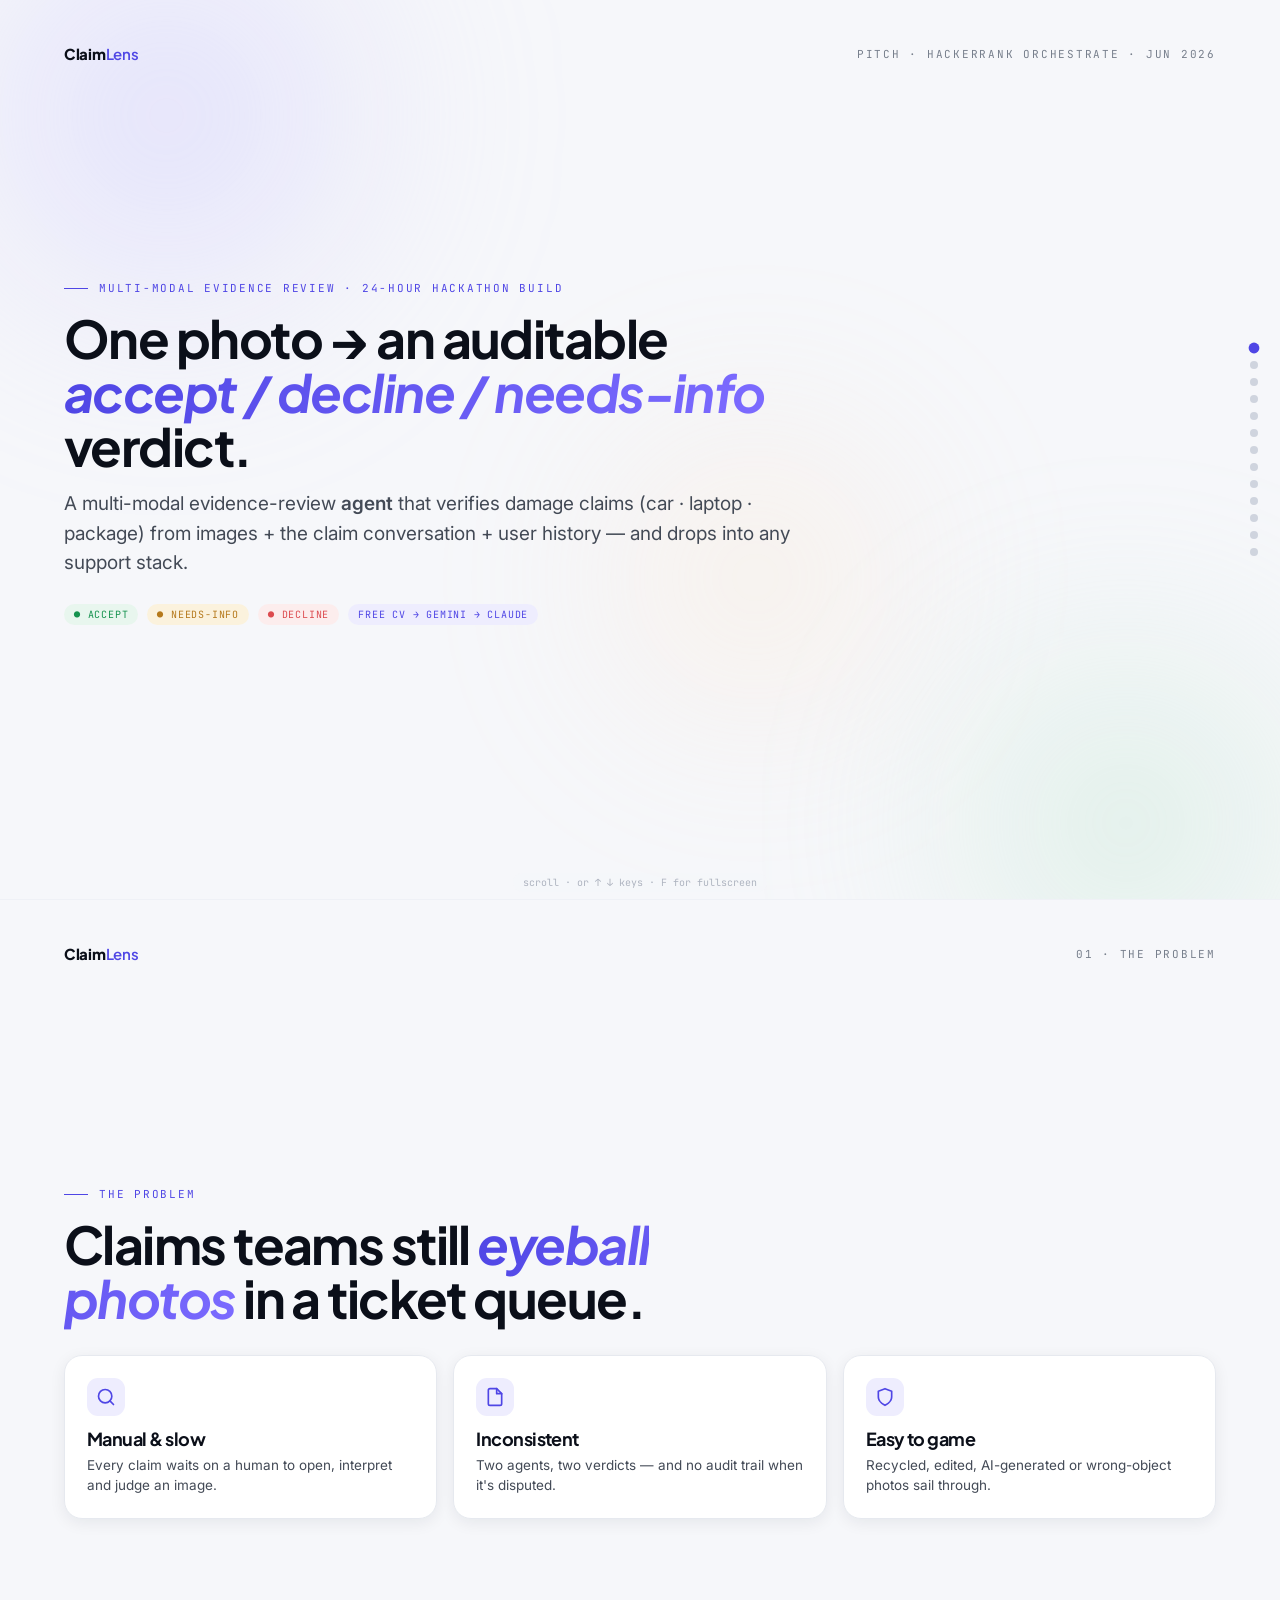
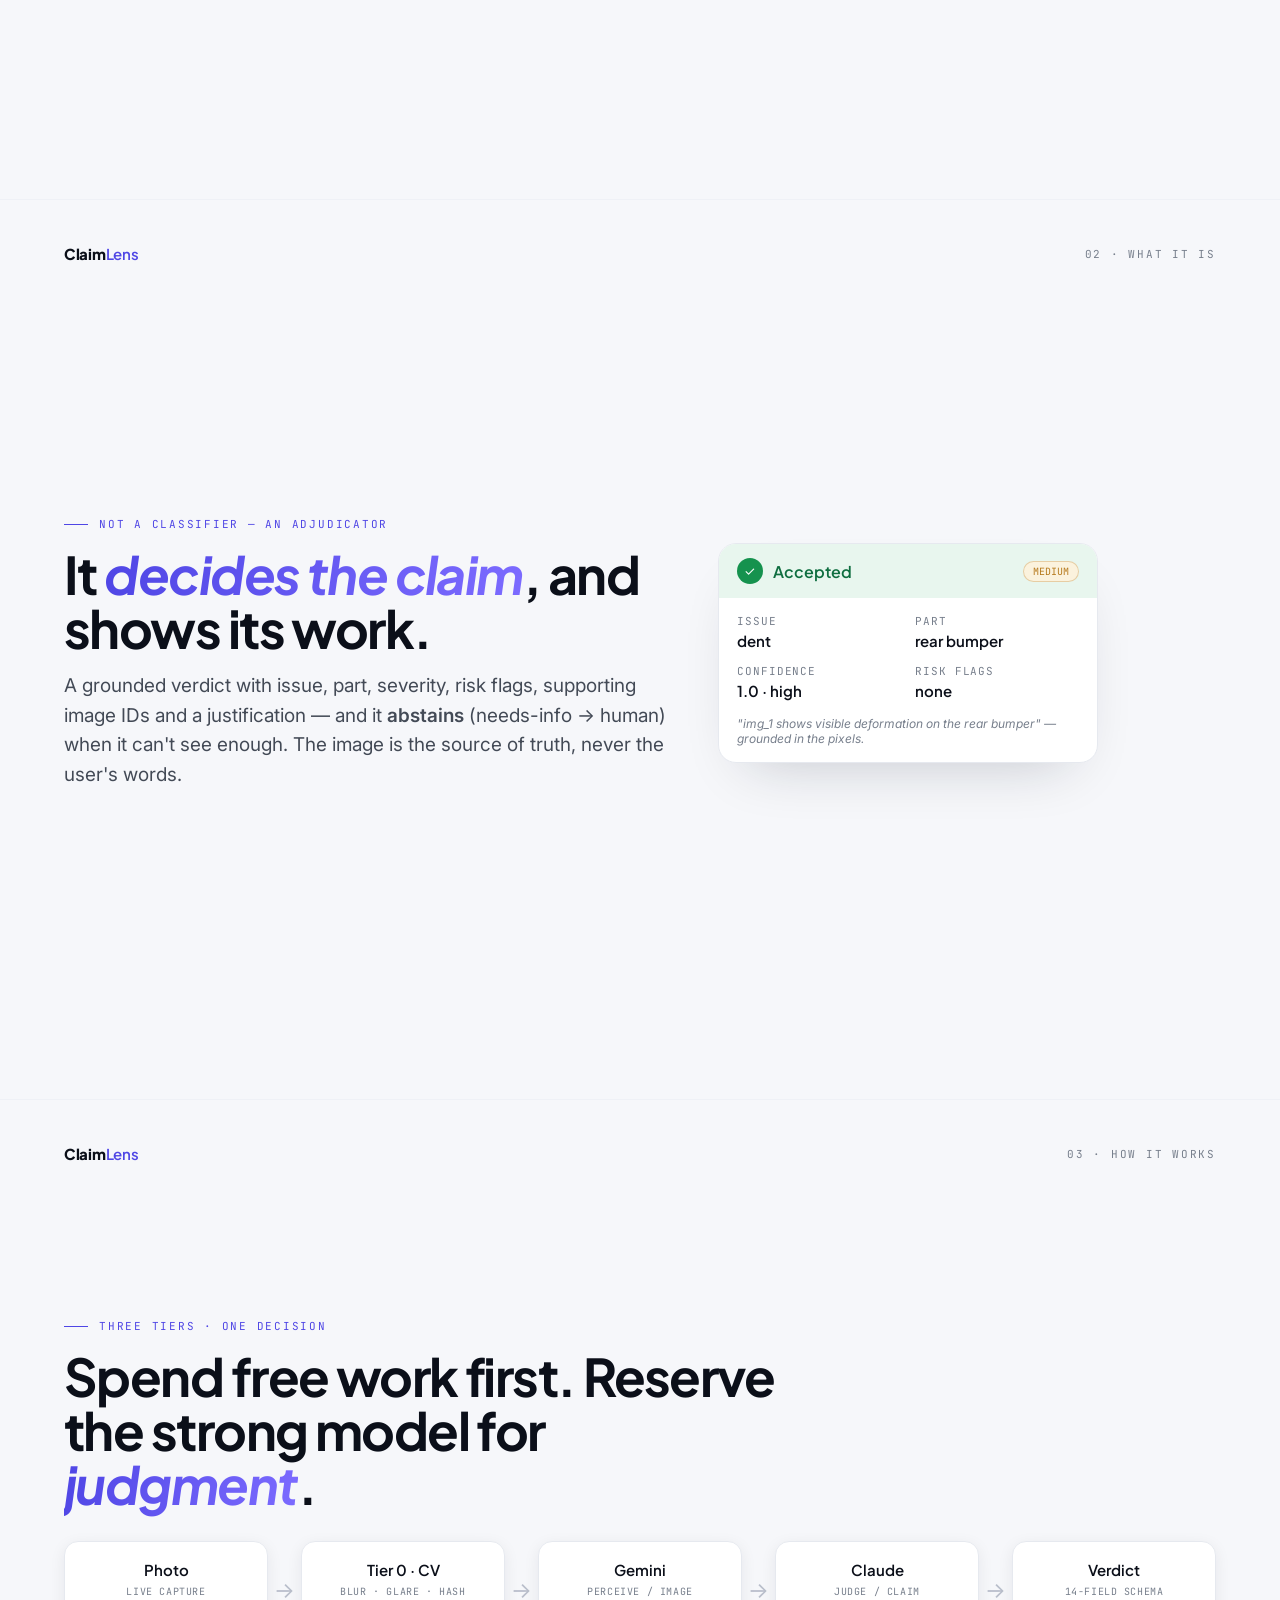
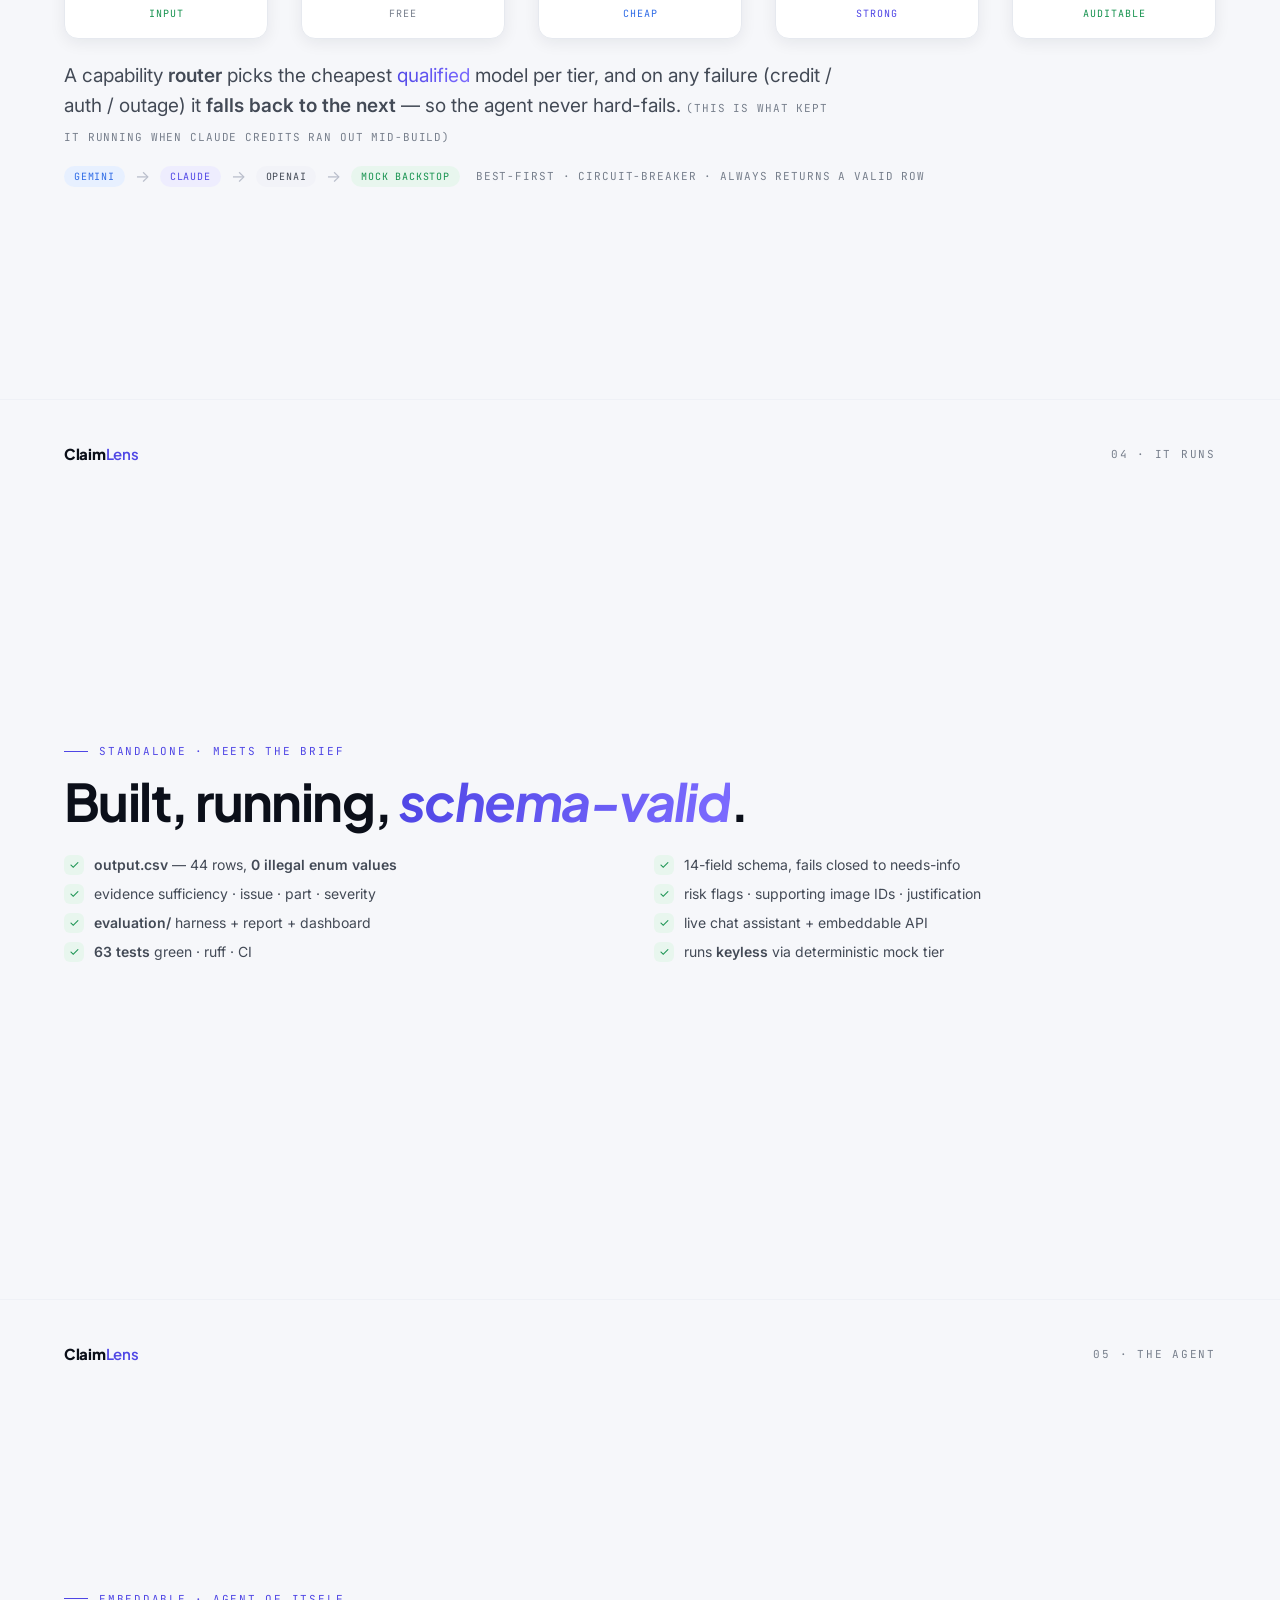
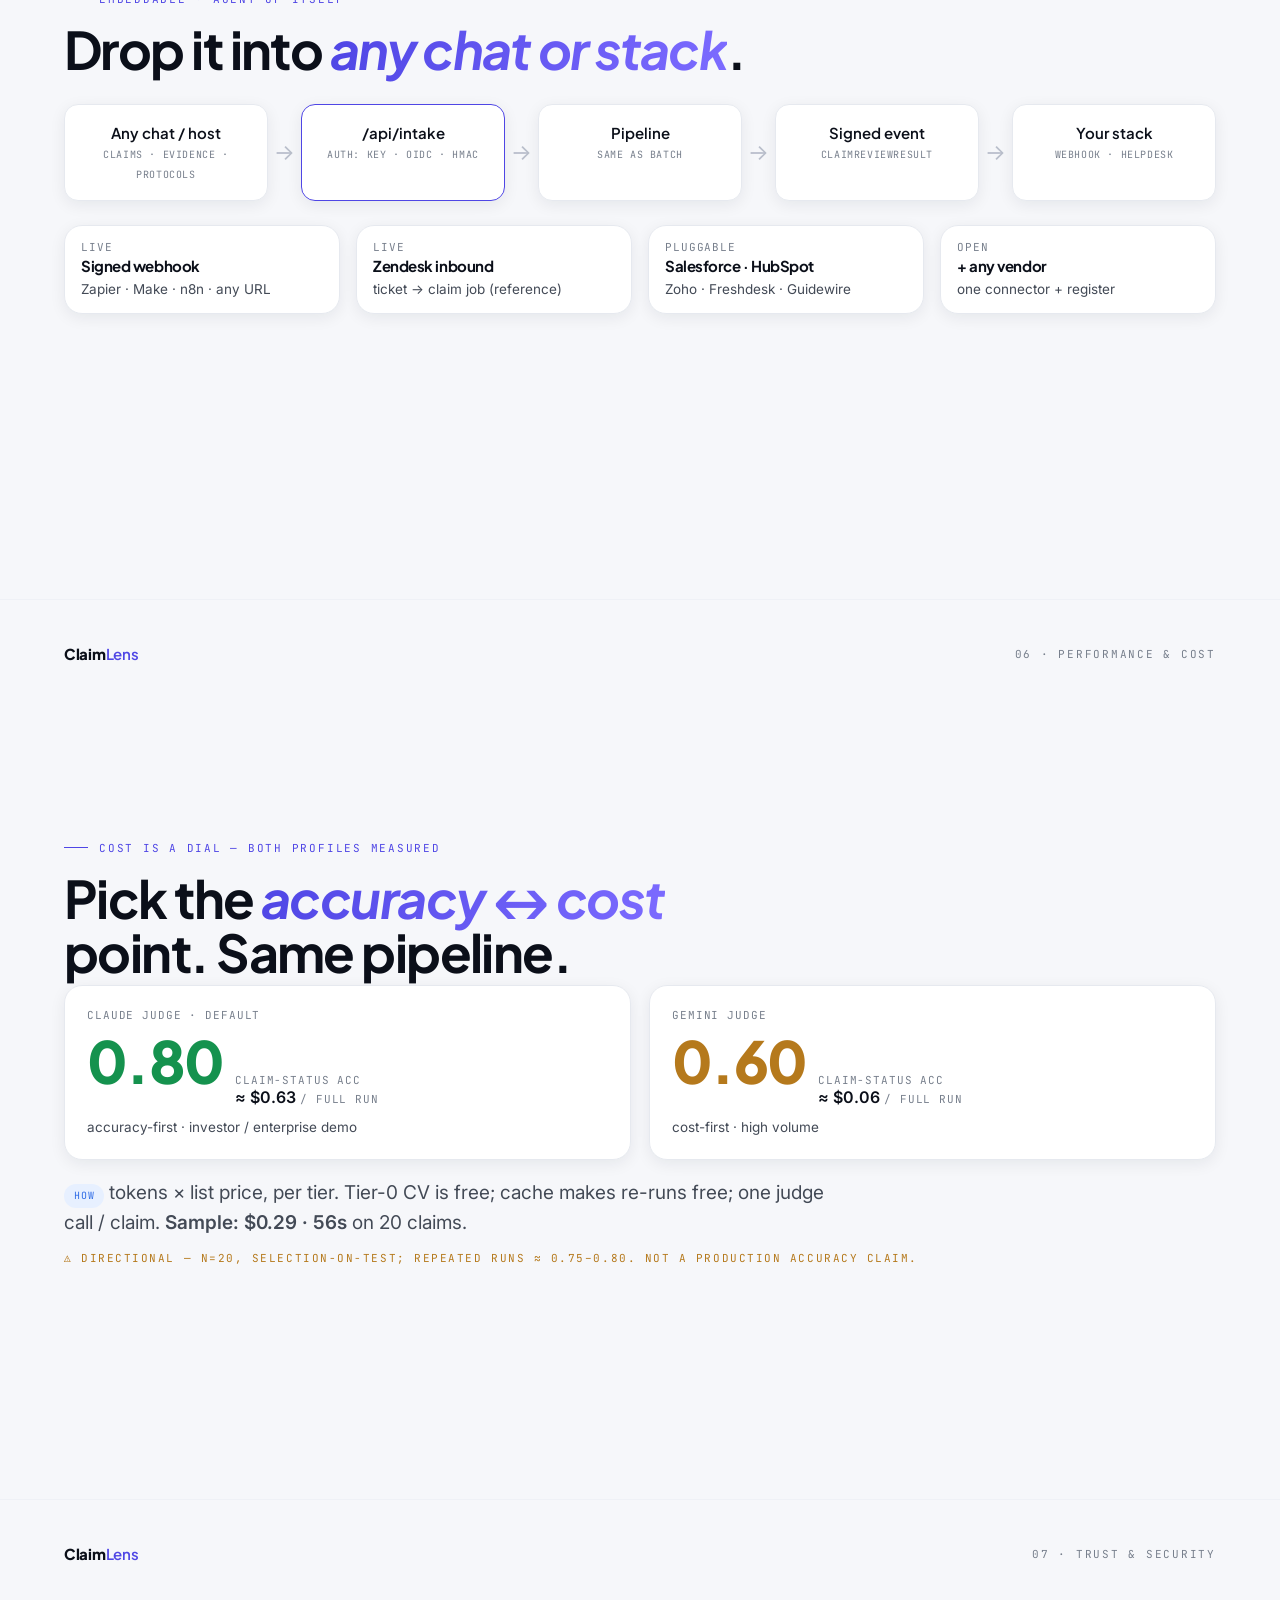
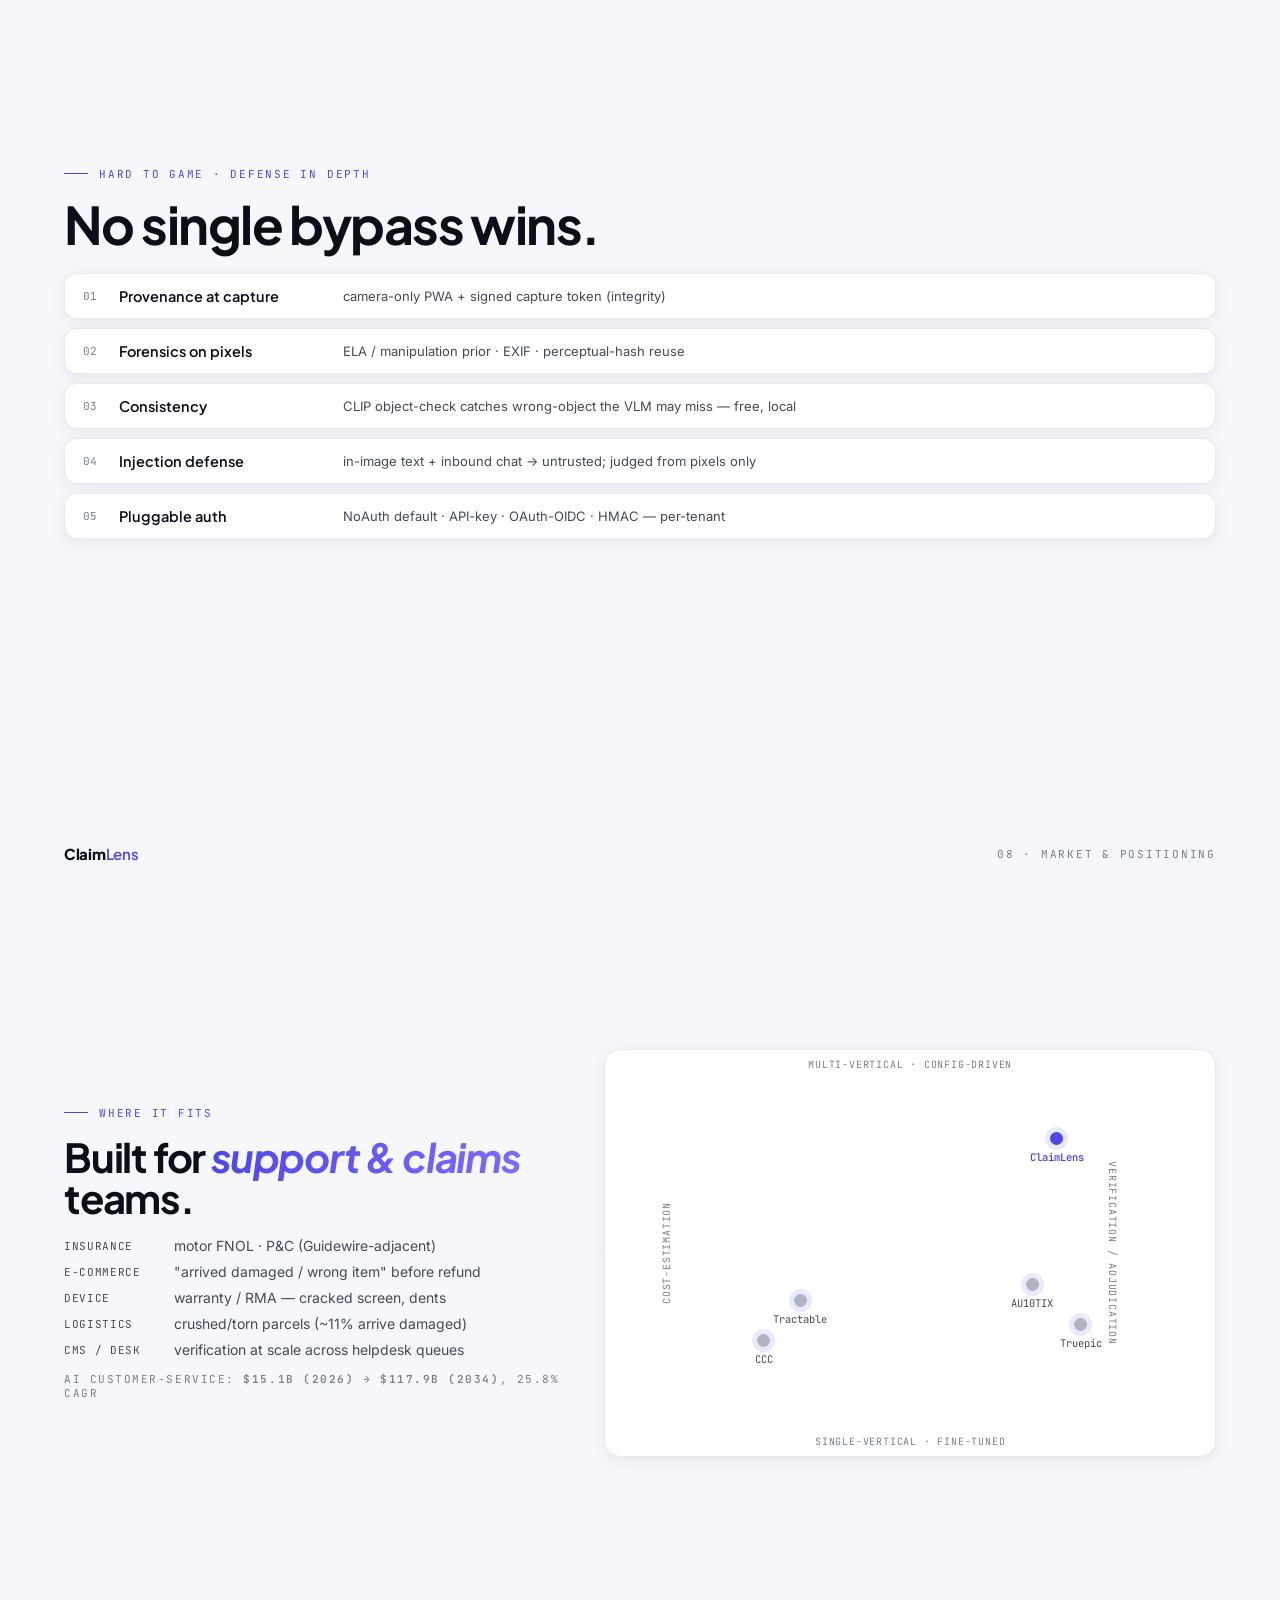
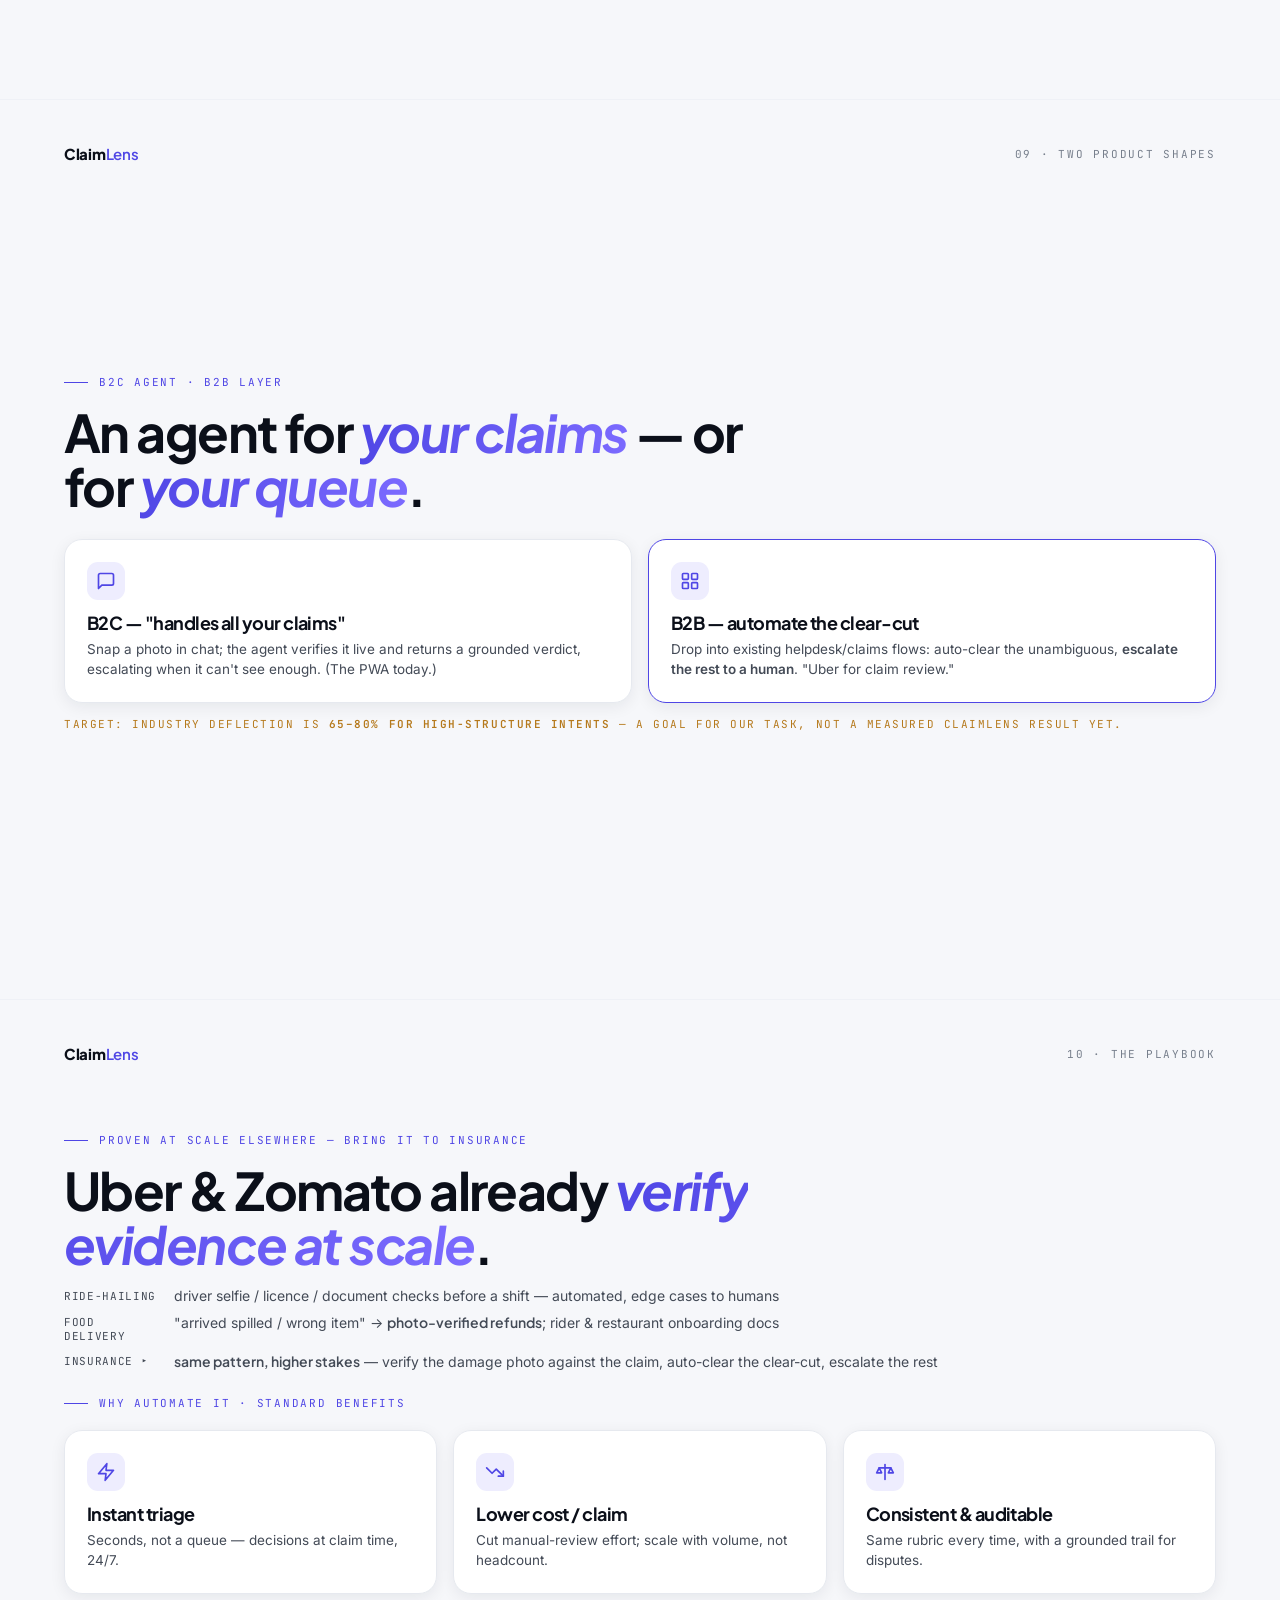
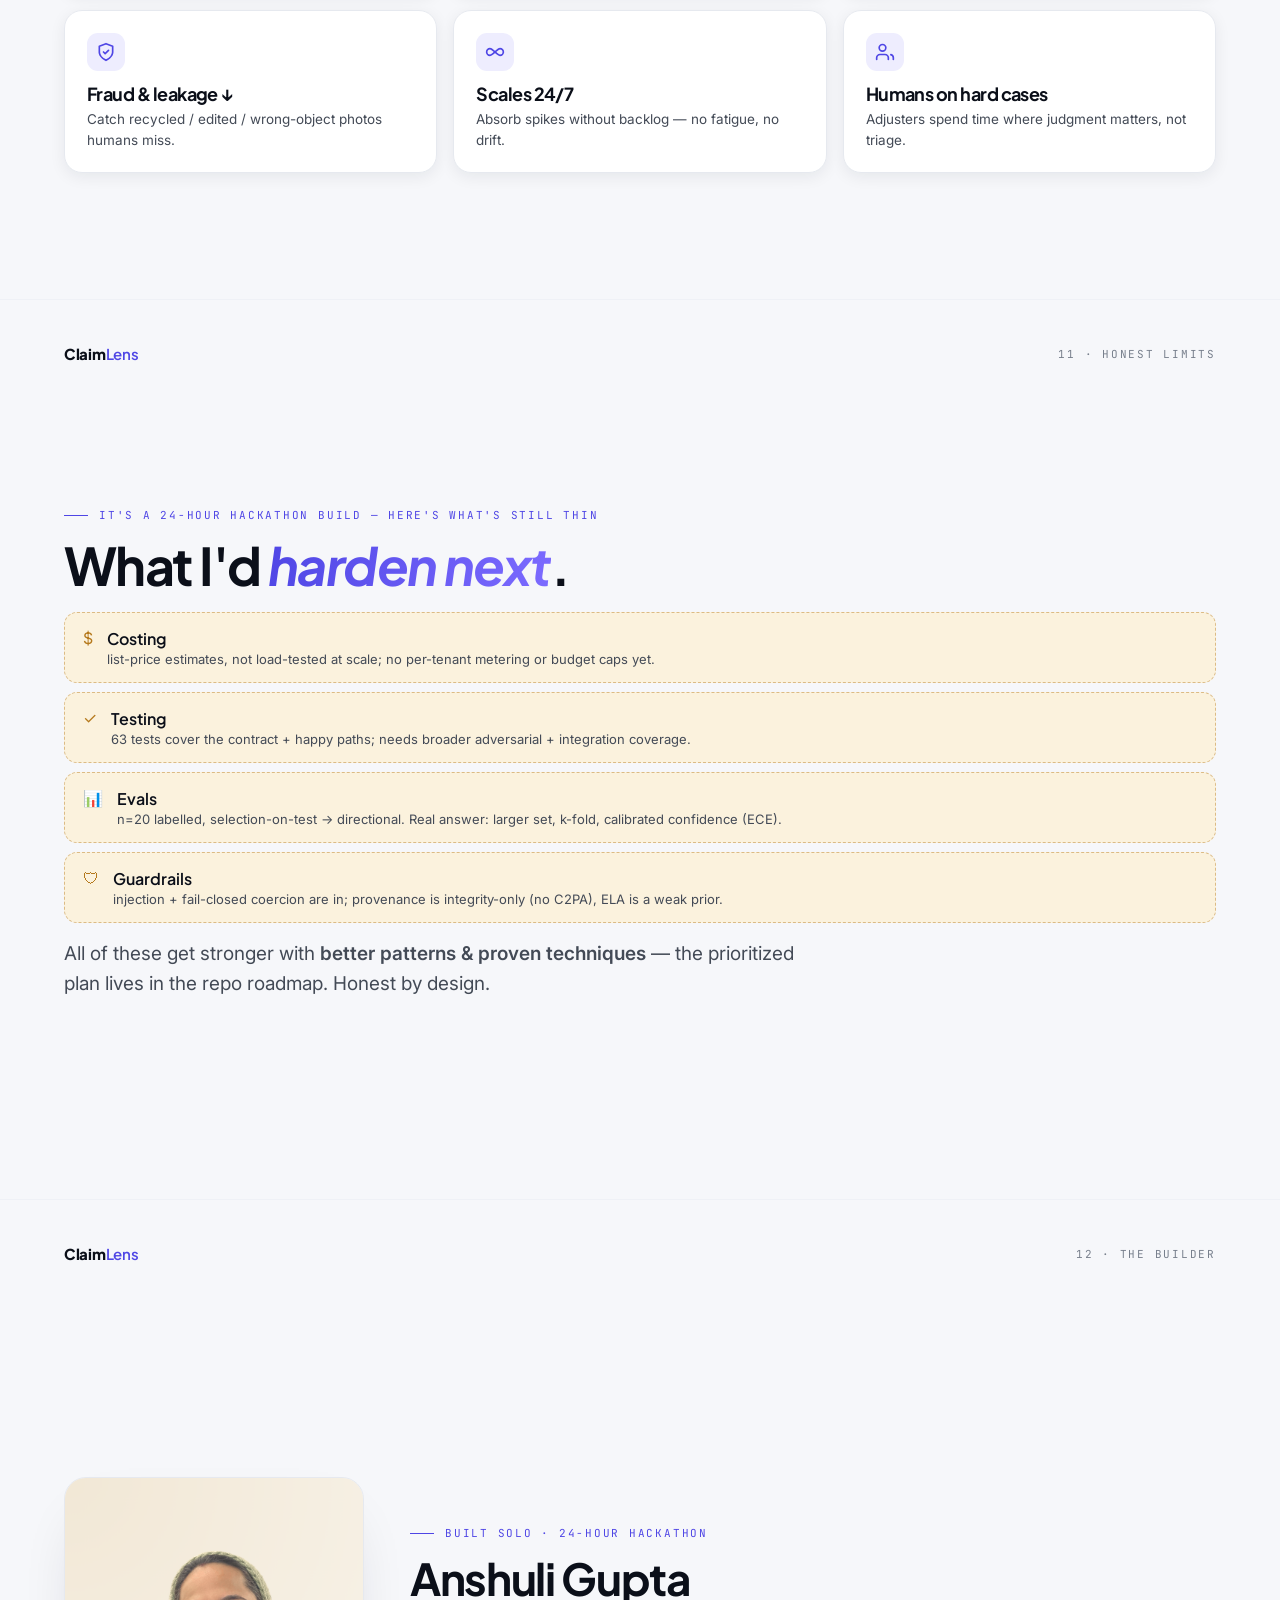
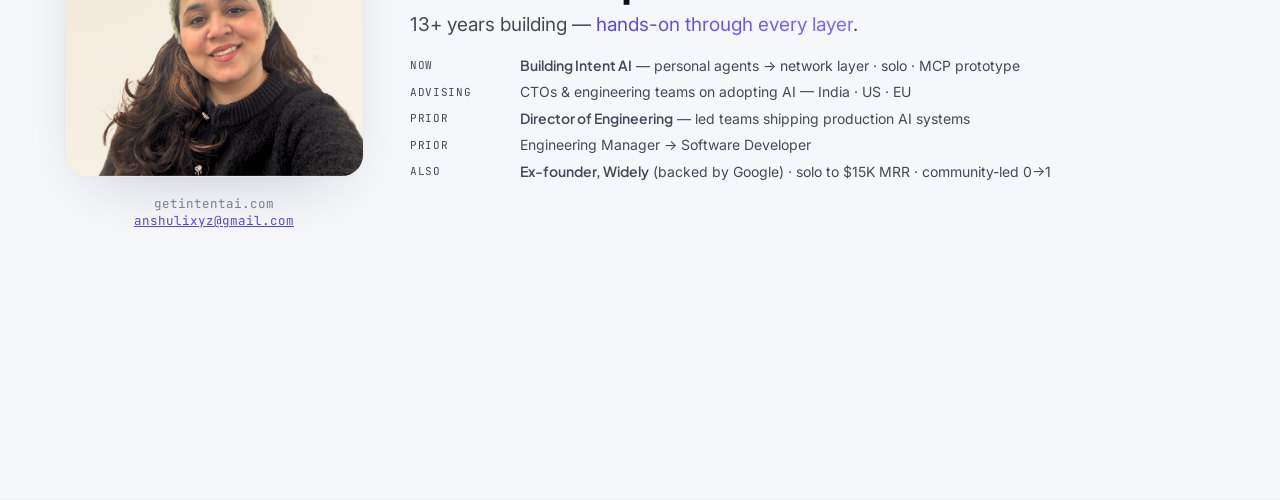
<file: docs/deck.html>
<!DOCTYPE html>
<html lang="en">
<head>
<meta charset="UTF-8" />
<meta name="viewport" content="width=device-width, initial-scale=1" />
<title>ClaimLens — pitch deck</title>
<link rel="preconnect" href="https://fonts.googleapis.com" />
<link rel="preconnect" href="https://fonts.gstatic.com" crossorigin />
<link href="https://fonts.googleapis.com/css2?family=Plus+Jakarta+Sans:wght@500;600;700;800&family=Inter:wght@400;500;600&family=JetBrains+Mono:wght@400;500&display=swap" rel="stylesheet" />
<style>
:root{
  --bg:#F6F7FA; --surface:#FFFFFF; --surface-2:#FAFBFD; --tint:#F2F3F8;
  --ink:#0B0F19; --ink-soft:#434A56; --muted:#777F8C; --line:#E6E9EF; --line-2:#EFF1F6;
  --brand:#4F46E5; --brand-ink:#4338CA; --brand-2:#7C6BFF; --brand-tint:#EEEDFE;
  --accept:#15924E; --accept-bg:#E8F6EE; --decline:#DC4B4F; --decline-bg:#FCEDED;
  --review:#B5791C; --review-bg:#FBF2DD; --info:#2E6BE6;
  --disp:"Plus Jakarta Sans",system-ui,sans-serif; --body:"Inter",system-ui,sans-serif; --mono:"JetBrains Mono",ui-monospace,monospace;
  --shadow:0 26px 60px -30px rgba(16,24,40,.24); --shadow-sm:0 4px 16px rgba(16,24,40,.07);
}
*{box-sizing:border-box;margin:0;padding:0}
html{scroll-snap-type:y proximity;scroll-behavior:smooth}
body{background:var(--bg);color:var(--ink);font-family:var(--body);-webkit-font-smoothing:antialiased}
h1,h2,h3{font-family:var(--disp);letter-spacing:-.03em;line-height:1.04;font-weight:700}
em{font-style:normal;background:linear-gradient(100deg,var(--brand),var(--brand-2));-webkit-background-clip:text;background-clip:text;-webkit-text-fill-color:transparent}
.mono{font-family:var(--mono)}
b{font-weight:600}

/* aurora */
.sky{position:fixed;inset:0;z-index:0;overflow:hidden;pointer-events:none}
.orb{position:absolute;border-radius:50%;filter:blur(90px);opacity:.5}
.o1{width:46vw;height:46vw;background:radial-gradient(circle,#C9C5FF,transparent 66%);top:-14vw;left:-10vw}
.o2{width:40vw;height:40vw;background:radial-gradient(circle,#BFE6CF,transparent 66%);bottom:-14vw;right:-8vw}
.o3{width:34vw;height:34vw;background:radial-gradient(circle,#FFE0C2,transparent 64%);top:40vh;right:24vw;opacity:.36}

/* deck shell */
.deck{position:relative;z-index:2}
.slide{display:flex;flex-direction:column;min-height:100vh;scroll-snap-align:start;padding:44px 64px 56px;border-bottom:1px solid var(--line-2)}
.head{display:flex;justify-content:space-between;align-items:center;font-family:var(--mono);font-size:11px;letter-spacing:.16em;text-transform:uppercase;color:var(--muted)}
.head .brand{font-family:var(--disp);font-weight:800;letter-spacing:-.02em;font-size:15px;color:var(--ink);text-transform:none}
.head .brand b{color:var(--brand)}
.body{flex:1;display:flex;flex-direction:column;justify-content:center;padding:18px 0}
.eye{font-family:var(--mono);font-size:11px;letter-spacing:.16em;text-transform:uppercase;color:var(--brand);display:flex;align-items:center;gap:11px;margin-bottom:16px}
.eye::before{content:"";width:24px;height:1px;background:var(--brand)}
h2.title{font-size:clamp(30px,4.2vw,52px);max-width:20ch}
h2.title em{font-style:italic}
.sub{color:var(--ink-soft);font-size:clamp(15px,1.5vw,19px);max-width:64ch;margin-top:16px;line-height:1.55}

/* foot nav */
.foot{position:absolute;left:64px;right:64px;bottom:26px;display:flex;justify-content:space-between;align-items:center;
  font-family:var(--mono);font-size:10px;letter-spacing:.14em;text-transform:uppercase;color:var(--muted)}
.chips{display:flex;gap:7px;flex-wrap:wrap}
.chip{padding:4px 9px;border:1px solid var(--line);border-radius:100px;background:var(--surface)}
.chip.on{color:var(--brand);border-color:var(--brand);background:var(--brand-tint)}
.prog{position:fixed;left:0;top:0;height:3px;width:0;background:linear-gradient(90deg,var(--brand),var(--brand-2));z-index:30}
.rail{position:fixed;right:22px;top:50%;transform:translateY(-50%);display:flex;flex-direction:column;gap:9px;z-index:30}
.rail i{width:8px;height:8px;border-radius:50%;background:#CFD4DE;cursor:pointer;transition:.2s}
.rail i.on{background:var(--brand);transform:scale(1.35)}

/* primitives */
.card{background:var(--surface);border:1px solid var(--line);border-radius:18px;box-shadow:var(--shadow-sm);padding:22px 22px}
.grid{display:grid;gap:16px}
.g3{grid-template-columns:repeat(3,1fr)}
.g2{grid-template-columns:repeat(2,1fr)}
.g4{grid-template-columns:repeat(4,1fr)}
.ic{width:38px;height:38px;border-radius:11px;display:grid;place-items:center;background:var(--brand-tint);color:var(--brand);margin-bottom:14px}
.ic svg{width:20px;height:20px;fill:none;stroke:currentColor;stroke-width:2;stroke-linecap:round;stroke-linejoin:round}
.card h3{font-size:18px;margin-bottom:6px}
.card p{color:var(--ink-soft);font-size:13.5px;line-height:1.5}
.k{font-family:var(--mono);font-size:11px;color:var(--muted);text-transform:uppercase;letter-spacing:.08em}

/* pipeline */
.pipe{display:flex;align-items:stretch;gap:0;margin-top:8px}
.stage{flex:1;text-align:center;padding:18px 8px;border-radius:14px;border:1px solid var(--line);background:var(--surface);box-shadow:var(--shadow-sm);position:relative}
.stage b{display:block;font-family:var(--disp);font-size:15px}
.stage span{font-family:var(--mono);font-size:10px;color:var(--muted);text-transform:uppercase;letter-spacing:.06em}
.arr{display:flex;align-items:center;color:#B9BECB;font-size:22px;padding:0 6px}
.tierlab{font-family:var(--mono);font-size:10px;letter-spacing:.1em;text-transform:uppercase;margin-top:8px}

/* stat / dial */
.dial{display:grid;grid-template-columns:1fr 1fr;gap:18px;margin-top:6px}
.big{font-family:var(--disp);font-weight:800;font-size:clamp(34px,5vw,58px);line-height:1;letter-spacing:-.03em}
.big.acc{color:var(--accept)} .big.cost{color:var(--brand)}
.statline{display:flex;align-items:baseline;gap:12px;margin-top:10px}
.tag{display:inline-block;font-family:var(--mono);font-size:10px;letter-spacing:.08em;text-transform:uppercase;padding:4px 10px;border-radius:100px}
.tag.v{background:var(--accept-bg);color:var(--accept)} .tag.w{background:var(--review-bg);color:var(--review)}
.tag.b{background:var(--brand-tint);color:var(--brand)} .tag.i{background:#E7F0FF;color:var(--info)}

/* checklist */
.checks{display:grid;grid-template-columns:1fr 1fr;gap:9px 28px;margin-top:4px}
.chk{display:flex;gap:10px;align-items:center;font-size:14px;color:var(--ink-soft)}
.chk .b{width:20px;height:20px;border-radius:6px;background:var(--accept-bg);color:var(--accept);display:grid;place-items:center;flex:0 0 auto;font-size:12px}

/* exhibit verdict card */
.exhibit{background:var(--surface);border:1px solid var(--line);border-radius:18px;box-shadow:var(--shadow);padding:0;overflow:hidden;max-width:380px}
.ex-h{display:flex;align-items:center;gap:10px;padding:14px 18px;background:var(--accept-bg)}
.ex-h .d{width:26px;height:26px;border-radius:50%;background:var(--accept);color:#fff;display:grid;place-items:center;font-size:13px}
.ex-h b{font-family:var(--disp);color:#0F6E40;font-size:16px}
.ex-h .sev{margin-left:auto;font-family:var(--mono);font-size:10px;color:var(--review);background:var(--review-bg);border:1px solid rgba(181,121,28,.3);padding:3px 9px;border-radius:100px;text-transform:uppercase}
.ex-b{padding:16px 18px;display:grid;grid-template-columns:1fr 1fr;gap:14px}
.ex-b .k{margin-bottom:3px}
.ex-b .v{font-family:var(--disp);font-weight:600;font-size:15px}
.ex-f{padding:0 18px 16px;color:var(--muted);font-size:12px;font-style:italic}

/* quadrant */
.quad{position:relative;aspect-ratio:1.5/1;max-height:46vh;border:1px solid var(--line);border-radius:16px;background:
  linear-gradient(var(--line),transparent 1px) 50% 0/1px 100% no-repeat,
  linear-gradient(90deg,var(--line),transparent 1px) 0 50%/100% 1px no-repeat,var(--surface);box-shadow:var(--shadow-sm)}
.qaxis{position:absolute;font-family:var(--mono);font-size:10px;letter-spacing:.08em;text-transform:uppercase;color:var(--muted)}
.qaxis.t{top:8px;left:50%;transform:translateX(-50%)} .qaxis.bt{bottom:8px;left:50%;transform:translateX(-50%)}
.qaxis.l{left:10px;top:50%;transform:translateY(-50%) rotate(-90deg)} .qaxis.r{right:10px;top:50%;transform:translateY(-50%) rotate(90deg)}
.dot{position:absolute;transform:translate(-50%,-50%);text-align:center}
.dot .pt{width:13px;height:13px;border-radius:50%;margin:0 auto 5px;box-shadow:0 0 0 5px rgba(79,70,229,.12)}
.dot .nm{font-family:var(--mono);font-size:10.5px;color:var(--ink-soft)}
.dot.us .pt{background:var(--brand)} .dot.us .nm{color:var(--brand);font-weight:600}
.dot.x .pt{background:#AEB4C0}

/* layers */
.layers{display:flex;flex-direction:column;gap:9px;margin-top:4px}
.layer{display:flex;align-items:center;gap:14px;padding:13px 18px;border-radius:13px;border:1px solid var(--line);background:var(--surface);box-shadow:var(--shadow-sm)}
.layer .n{font-family:var(--mono);font-size:11px;color:var(--muted);width:22px}
.layer b{font-family:var(--disp);font-size:14.5px;width:210px;flex:0 0 auto}
.layer p{color:var(--ink-soft);font-size:13px}

/* limits */
.lim{display:flex;gap:14px;align-items:flex-start;padding:15px 18px;border-radius:13px;border:1px dashed rgba(181,121,28,.45);background:var(--review-bg)}
.lim .n{color:var(--review)}
.lim b{font-family:var(--disp)} .lim p{color:var(--ink-soft);font-size:13px;margin-top:2px}

/* founder */
.founder{display:grid;grid-template-columns:300px 1fr;gap:46px;align-items:center}
.pf{width:300px;height:300px;border-radius:22px;overflow:hidden;border:1px solid var(--line);box-shadow:var(--shadow);background:var(--tint)}
.pf img{width:100%;height:100%;object-fit:cover;display:block}
.pf .mono-fb{width:100%;height:100%;display:none;place-items:center;font-family:var(--disp);font-weight:800;font-size:90px;color:var(--brand);background:var(--brand-tint)}
.tl{margin-top:14px;display:flex;flex-direction:column;gap:9px}
.tl .row{display:flex;gap:14px;font-size:14px}
.tl .yr{font-family:var(--mono);font-size:11px;color:var(--brand);width:96px;flex:0 0 auto;padding-top:2px;text-transform:uppercase;letter-spacing:.06em}
.tl .row b{font-family:var(--disp)} .tl .row span{color:var(--ink-soft)}
.contact{margin-top:18px;font-family:var(--mono);font-size:12.5px;color:var(--muted)}
.contact a{color:var(--brand)}

.kicker{font-family:var(--mono);font-size:11px;letter-spacing:.14em;text-transform:uppercase;color:var(--muted);margin-top:14px}
.hint{position:fixed;bottom:8px;left:50%;transform:translateX(-50%);font-family:var(--mono);font-size:10px;color:#AEB4C0;background:rgba(246,247,250,.7);padding:3px 10px;border-radius:100px;z-index:30}
@media(max-width:880px){.slide{padding:30px 26px 60px}.foot,.rail{display:none}.founder,.dial,.g3,.g2,.g4,.checks{grid-template-columns:1fr;display:block}.founder>*+*{margin-top:20px}}
</style>
</head>
<body>
<div class="sky"><div class="orb o1"></div><div class="orb o2"></div><div class="orb o3"></div></div>
<div class="deck" id="deck">

<!-- 1 TITLE -->
<section class="slide on">
  <div class="head"><div class="brand">Claim<b>Lens</b></div><div>Pitch · HackerRank Orchestrate · Jun 2026</div></div>
  <div class="body">
    <div class="eye">multi-modal evidence review · 24-hour hackathon build</div>
    <h2 class="title">One photo → an auditable <em>accept / decline / needs-info</em> verdict.</h2>
    <p class="sub">A multi-modal evidence-review <b>agent</b> that verifies damage claims (car · laptop · package) from images + the claim conversation + user history — and drops into any support stack.</p>
    <div style="display:flex;gap:9px;margin-top:26px;flex-wrap:wrap">
      <span class="tag v">● accept</span><span class="tag w">● needs-info</span>
      <span class="tag" style="background:var(--decline-bg);color:var(--decline)">● decline</span>
      <span class="tag b">free CV → Gemini → Claude</span>
    </div>
  </div>
</section>

<!-- 2 PROBLEM -->
<section class="slide">
  <div class="head"><div class="brand">Claim<b>Lens</b></div><div>01 · the problem</div></div>
  <div class="body">
    <div class="eye">the problem</div>
    <h2 class="title">Claims teams still <em>eyeball photos</em> in a ticket queue.</h2>
    <div class="grid g3" style="margin-top:30px">
      <div class="card"><div class="ic"><svg viewBox="0 0 24 24"><circle cx="11" cy="11" r="8"/><path d="m21 21-4.3-4.3"/></svg></div><h3>Manual & slow</h3><p>Every claim waits on a human to open, interpret and judge an image.</p></div>
      <div class="card"><div class="ic"><svg viewBox="0 0 24 24"><path d="M14 2H6a2 2 0 0 0-2 2v16a2 2 0 0 0 2 2h12a2 2 0 0 0 2-2V8z"/><path d="M14 2v6h6"/></svg></div><h3>Inconsistent</h3><p>Two agents, two verdicts — and no audit trail when it's disputed.</p></div>
      <div class="card"><div class="ic"><svg viewBox="0 0 24 24"><path d="M12 22s8-4 8-10V5l-8-3-8 3v7c0 6 8 10 8 10z"/></svg></div><h3>Easy to game</h3><p>Recycled, edited, AI-generated or wrong-object photos sail through.</p></div>
    </div>
  </div>
</section>

<!-- 3 WHAT IT IS -->
<section class="slide">
  <div class="head"><div class="brand">Claim<b>Lens</b></div><div>02 · what it is</div></div>
  <div class="body">
    <div style="display:grid;grid-template-columns:1.1fr .9fr;gap:46px;align-items:center">
      <div>
        <div class="eye">not a classifier — an adjudicator</div>
        <h2 class="title">It <em>decides the claim</em>, and shows its work.</h2>
        <p class="sub">A grounded verdict with issue, part, severity, risk flags, supporting image IDs and a justification — and it <b>abstains</b> (needs-info → human) when it can't see enough. The image is the source of truth, never the user's words.</p>
      </div>
      <div class="exhibit">
        <div class="ex-h"><span class="d">✓</span><b>Accepted</b><span class="sev">medium</span></div>
        <div class="ex-b">
          <div><div class="k">issue</div><div class="v">dent</div></div>
          <div><div class="k">part</div><div class="v">rear bumper</div></div>
          <div><div class="k">confidence</div><div class="v">1.0 · high</div></div>
          <div><div class="k">risk flags</div><div class="v">none</div></div>
        </div>
        <div class="ex-f">"img_1 shows visible deformation on the rear bumper" — grounded in the pixels.</div>
      </div>
    </div>
  </div>
</section>

<!-- 4 HOW -->
<section class="slide">
  <div class="head"><div class="brand">Claim<b>Lens</b></div><div>03 · how it works</div></div>
  <div class="body">
    <div class="eye">three tiers · one decision</div>
    <h2 class="title">Spend free work first. Reserve the strong model for <em>judgment</em>.</h2>
    <div class="pipe" style="margin-top:30px">
      <div class="stage"><b>Photo</b><span>live capture</span><div class="tierlab" style="color:var(--accept)">input</div></div>
      <div class="arr">→</div>
      <div class="stage"><b>Tier 0 · CV</b><span>blur · glare · hash</span><div class="tierlab" style="color:var(--muted)">free</div></div>
      <div class="arr">→</div>
      <div class="stage"><b>Gemini</b><span>perceive / image</span><div class="tierlab" style="color:var(--info)">cheap</div></div>
      <div class="arr">→</div>
      <div class="stage"><b>Claude</b><span>judge / claim</span><div class="tierlab" style="color:var(--brand)">strong</div></div>
      <div class="arr">→</div>
      <div class="stage"><b>Verdict</b><span>14-field schema</span><div class="tierlab" style="color:var(--accept)">auditable</div></div>
    </div>
    <p class="sub" style="margin-top:22px">A capability <b>router</b> picks the cheapest <em>qualified</em> model per tier, and on any failure (credit / auth / outage) it <b>falls back to the next</b> — so the agent never hard-fails. <span class="k">(this is what kept it running when Claude credits ran out mid-build)</span></p>
    <div style="display:flex;align-items:center;gap:10px;margin-top:16px;flex-wrap:wrap">
      <span class="tag i">Gemini</span><span style="color:#B9BECB">→</span>
      <span class="tag b">Claude</span><span style="color:#B9BECB">→</span>
      <span class="tag" style="background:var(--tint);color:var(--ink-soft)">OpenAI</span><span style="color:#B9BECB">→</span>
      <span class="tag v">mock backstop</span>
      <span class="k" style="margin-left:6px">best-first · circuit-breaker · always returns a valid row</span>
    </div>
  </div>
</section>

<!-- 5 REQUIREMENTS -->
<section class="slide">
  <div class="head"><div class="brand">Claim<b>Lens</b></div><div>04 · it runs</div></div>
  <div class="body">
    <div class="eye">standalone · meets the brief</div>
    <h2 class="title">Built, running, <em>schema-valid</em>.</h2>
    <div class="checks" style="margin-top:26px">
      <div class="chk"><span class="b">✓</span> <span><b>output.csv</b> — 44 rows, <b>0 illegal enum values</b></span></div>
      <div class="chk"><span class="b">✓</span> <span>14-field schema, fails closed to needs-info</span></div>
      <div class="chk"><span class="b">✓</span> <span>evidence sufficiency · issue · part · severity</span></div>
      <div class="chk"><span class="b">✓</span> <span>risk flags · supporting image IDs · justification</span></div>
      <div class="chk"><span class="b">✓</span> <span><b>evaluation/</b> harness + report + dashboard</span></div>
      <div class="chk"><span class="b">✓</span> <span>live chat assistant + embeddable API</span></div>
      <div class="chk"><span class="b">✓</span> <span><b>63 tests</b> green · ruff · CI</span></div>
      <div class="chk"><span class="b">✓</span> <span>runs <b>keyless</b> via deterministic mock tier</span></div>
    </div>
  </div>
</section>

<!-- 6 EMBEDDABLE -->
<section class="slide">
  <div class="head"><div class="brand">Claim<b>Lens</b></div><div>05 · the agent</div></div>
  <div class="body">
    <div class="eye">embeddable · agent of itself</div>
    <h2 class="title">Drop it into <em>any chat or stack</em>.</h2>
    <div class="pipe" style="margin-top:28px">
      <div class="stage"><b>Any chat / host</b><span>claims · evidence · protocols</span></div>
      <div class="arr">→</div>
      <div class="stage" style="border-color:var(--brand)"><b>/api/intake</b><span>auth: key · OIDC · HMAC</span></div>
      <div class="arr">→</div>
      <div class="stage"><b>Pipeline</b><span>same as batch</span></div>
      <div class="arr">→</div>
      <div class="stage"><b>Signed event</b><span>ClaimReviewResult</span></div>
      <div class="arr">→</div>
      <div class="stage"><b>Your stack</b><span>webhook · helpdesk</span></div>
    </div>
    <div class="grid g4" style="margin-top:24px">
      <div class="card" style="padding:14px 16px"><div class="k">live</div><h3 style="font-size:15px;margin-top:4px">Signed webhook</h3><p>Zapier · Make · n8n · any URL</p></div>
      <div class="card" style="padding:14px 16px"><div class="k">live</div><h3 style="font-size:15px;margin-top:4px">Zendesk inbound</h3><p>ticket → claim job (reference)</p></div>
      <div class="card" style="padding:14px 16px"><div class="k">pluggable</div><h3 style="font-size:15px;margin-top:4px">Salesforce · HubSpot</h3><p>Zoho · Freshdesk · Guidewire</p></div>
      <div class="card" style="padding:14px 16px"><div class="k">open</div><h3 style="font-size:15px;margin-top:4px">+ any vendor</h3><p>one connector + register</p></div>
    </div>
  </div>
</section>

<!-- 7 PERF & COST -->
<section class="slide">
  <div class="head"><div class="brand">Claim<b>Lens</b></div><div>06 · performance &amp; cost</div></div>
  <div class="body">
    <div class="eye">cost is a dial — both profiles measured</div>
    <h2 class="title">Pick the <em>accuracy ↔ cost</em> point. Same pipeline.</h2>
    <div class="dial">
      <div class="card">
        <div class="k">Claude judge · default</div>
        <div class="statline"><span class="big acc">0.80</span><span><div class="k">claim-status acc</div><b>≈ $0.63</b> <span class="k">/ full run</span></span></div>
        <p class="card" style="box-shadow:none;border:none;padding:10px 0 0;color:var(--ink-soft)">accuracy-first · investor / enterprise demo</p>
      </div>
      <div class="card">
        <div class="k">Gemini judge</div>
        <div class="statline"><span class="big" style="color:var(--review)">0.60</span><span><div class="k">claim-status acc</div><b>≈ $0.06</b> <span class="k">/ full run</span></span></div>
        <p class="card" style="box-shadow:none;border:none;padding:10px 0 0;color:var(--ink-soft)">cost-first · high volume</p>
      </div>
    </div>
    <p class="sub" style="margin-top:18px"><span class="tag i">how</span> tokens × list price, per tier. Tier-0 CV is free; cache makes re-runs free; one judge call / claim. <b>Sample: $0.29 · 56s</b> on 20 claims.</p>
    <p class="kicker" style="color:var(--review)">⚠ directional — n=20, selection-on-test; repeated runs ≈ 0.75–0.80. Not a production accuracy claim.</p>
  </div>
</section>

<!-- 8 HARD TO GAME / SECURITY -->
<section class="slide">
  <div class="head"><div class="brand">Claim<b>Lens</b></div><div>07 · trust &amp; security</div></div>
  <div class="body">
    <div class="eye">hard to game · defense in depth</div>
    <h2 class="title">No single bypass wins.</h2>
    <div class="layers" style="margin-top:22px">
      <div class="layer"><span class="n">01</span><b>Provenance at capture</b><p>camera-only PWA + signed capture token (integrity)</p></div>
      <div class="layer"><span class="n">02</span><b>Forensics on pixels</b><p>ELA / manipulation prior · EXIF · perceptual-hash reuse</p></div>
      <div class="layer"><span class="n">03</span><b>Consistency</b><p>CLIP object-check catches wrong-object the VLM may miss — free, local</p></div>
      <div class="layer"><span class="n">04</span><b>Injection defense</b><p>in-image text + inbound chat → untrusted; judged from pixels only</p></div>
      <div class="layer"><span class="n">05</span><b>Pluggable auth</b><p>NoAuth default · API-key · OAuth-OIDC · HMAC — per-tenant</p></div>
    </div>
  </div>
</section>

<!-- 9 BUSINESS: segments + map -->
<section class="slide">
  <div class="head"><div class="brand">Claim<b>Lens</b></div><div>08 · market &amp; positioning</div></div>
  <div class="body">
    <div style="display:grid;grid-template-columns:.9fr 1.1fr;gap:40px;align-items:center">
      <div>
        <div class="eye">where it fits</div>
        <h2 class="title" style="font-size:clamp(26px,3.4vw,40px)">Built for <em>support &amp; claims</em> teams.</h2>
        <div class="tl" style="margin-top:18px">
          <div class="row"><span class="yr">insurance</span><span>motor FNOL · P&amp;C (Guidewire-adjacent)</span></div>
          <div class="row"><span class="yr">e-commerce</span><span>"arrived damaged / wrong item" before refund</span></div>
          <div class="row"><span class="yr">device</span><span>warranty / RMA — cracked screen, dents</span></div>
          <div class="row"><span class="yr">logistics</span><span>crushed/torn parcels (~11% arrive damaged)</span></div>
          <div class="row"><span class="yr">cms / desk</span><span>verification at scale across helpdesk queues</span></div>
        </div>
        <p class="kicker">AI customer-service: <b>$15.1B (2026) → $117.9B (2034)</b>, 25.8% CAGR</p>
      </div>
      <div class="quad">
        <div class="qaxis t">multi-vertical · config-driven</div>
        <div class="qaxis bt">single-vertical · fine-tuned</div>
        <div class="qaxis l">cost-estimation</div>
        <div class="qaxis r">verification / adjudication</div>
        <div class="dot us" style="left:74%;top:24%"><div class="pt"></div><div class="nm">ClaimLens</div></div>
        <div class="dot x" style="left:26%;top:74%"><div class="pt"></div><div class="nm">CCC</div></div>
        <div class="dot x" style="left:32%;top:64%"><div class="pt"></div><div class="nm">Tractable</div></div>
        <div class="dot x" style="left:78%;top:70%"><div class="pt"></div><div class="nm">Truepic</div></div>
        <div class="dot x" style="left:70%;top:60%"><div class="pt"></div><div class="nm">AU10TIX</div></div>
      </div>
    </div>
  </div>
</section>

<!-- 10 TWO SHAPES -->
<section class="slide">
  <div class="head"><div class="brand">Claim<b>Lens</b></div><div>09 · two product shapes</div></div>
  <div class="body">
    <div class="eye">B2C agent · B2B layer</div>
    <h2 class="title">An agent for <em>your claims</em> — or for <em>your queue</em>.</h2>
    <div class="grid g2" style="margin-top:26px">
      <div class="card"><div class="ic"><svg viewBox="0 0 24 24"><path d="M21 15a2 2 0 0 1-2 2H7l-4 4V5a2 2 0 0 1 2-2h14a2 2 0 0 1 2 2z"/></svg></div>
        <h3>B2C — "handles all your claims"</h3><p>Snap a photo in chat; the agent verifies it live and returns a grounded verdict, escalating when it can't see enough. (The PWA today.)</p></div>
      <div class="card" style="border-color:var(--brand)"><div class="ic"><svg viewBox="0 0 24 24"><rect x="3" y="3" width="7" height="7" rx="1"/><rect x="14" y="3" width="7" height="7" rx="1"/><rect x="14" y="14" width="7" height="7" rx="1"/><rect x="3" y="14" width="7" height="7" rx="1"/></svg></div>
        <h3>B2B — automate the clear-cut</h3><p>Drop into existing helpdesk/claims flows: auto-clear the unambiguous, <b>escalate the rest to a human</b>. "Uber for claim review."</p></div>
    </div>
    <p class="kicker" style="color:var(--review)">target: industry deflection is <b>65–80% for high-structure intents</b> — a goal for our task, not a measured ClaimLens result yet.</p>
  </div>
</section>

<!-- 10b THE PLAYBOOK -->
<section class="slide">
  <div class="head"><div class="brand">Claim<b>Lens</b></div><div>10 · the playbook</div></div>
  <div class="body">
    <div class="eye">proven at scale elsewhere — bring it to insurance</div>
    <h2 class="title">Uber &amp; Zomato already <em>verify evidence at scale</em>.</h2>
    <div class="tl" style="margin-top:16px">
      <div class="row"><span class="yr">ride-hailing</span><span>driver selfie / licence / document checks before a shift — automated, edge cases to humans</span></div>
      <div class="row"><span class="yr">food delivery</span><span>"arrived spilled / wrong item" → <b>photo-verified refunds</b>; rider &amp; restaurant onboarding docs</span></div>
      <div class="row"><span class="yr">insurance ▸</span><span><b>same pattern, higher stakes</b> — verify the damage photo against the claim, auto-clear the clear-cut, escalate the rest</span></div>
    </div>
    <div class="eye" style="margin-top:26px">why automate it · standard benefits</div>
    <div class="grid g3" style="margin-top:4px">
      <div class="card"><div class="ic"><svg viewBox="0 0 24 24"><path d="M13 2 3 14h9l-1 8 10-12h-9l1-8z"/></svg></div><h3>Instant triage</h3><p>Seconds, not a queue — decisions at claim time, 24/7.</p></div>
      <div class="card"><div class="ic"><svg viewBox="0 0 24 24"><path d="M22 17 13.5 8.5 8.5 13.5 2 7"/><path d="M16 17h6v-6"/></svg></div><h3>Lower cost / claim</h3><p>Cut manual-review effort; scale with volume, not headcount.</p></div>
      <div class="card"><div class="ic"><svg viewBox="0 0 24 24"><path d="M12 3v18"/><path d="M5 7h14"/><path d="m5 7-3 6h6z"/><path d="m19 7-3 6h6z"/></svg></div><h3>Consistent &amp; auditable</h3><p>Same rubric every time, with a grounded trail for disputes.</p></div>
      <div class="card"><div class="ic"><svg viewBox="0 0 24 24"><path d="M12 22s8-4 8-10V5l-8-3-8 3v7c0 6 8 10 8 10z"/><path d="m9 12 2 2 4-4"/></svg></div><h3>Fraud &amp; leakage ↓</h3><p>Catch recycled / edited / wrong-object photos humans miss.</p></div>
      <div class="card"><div class="ic"><svg viewBox="0 0 24 24"><path d="M6 16a4 4 0 1 1 0-8c2 0 3 1.5 6 4s4 4 6 4a4 4 0 0 0 0-8c-2 0-3 1.5-6 4s-4 4-6 4z"/></svg></div><h3>Scales 24/7</h3><p>Absorb spikes without backlog — no fatigue, no drift.</p></div>
      <div class="card"><div class="ic"><svg viewBox="0 0 24 24"><path d="M16 21v-2a4 4 0 0 0-4-4H6a4 4 0 0 0-4 4v2"/><circle cx="9" cy="7" r="4"/><path d="M22 21v-2a4 4 0 0 0-3-3.87"/></svg></div><h3>Humans on hard cases</h3><p>Adjusters spend time where judgment matters, not triage.</p></div>
    </div>
  </div>
</section>

<!-- 11 HONEST LIMITS -->
<section class="slide">
  <div class="head"><div class="brand">Claim<b>Lens</b></div><div>11 · honest limits</div></div>
  <div class="body">
    <div class="eye">it's a 24-hour hackathon build — here's what's still thin</div>
    <h2 class="title">What I'd <em>harden next</em>.</h2>
    <div class="layers" style="margin-top:20px">
      <div class="lim"><span class="n">$</span><div><b>Costing</b><p>list-price estimates, not load-tested at scale; no per-tenant metering or budget caps yet.</p></div></div>
      <div class="lim"><span class="n">✓</span><div><b>Testing</b><p>63 tests cover the contract + happy paths; needs broader adversarial + integration coverage.</p></div></div>
      <div class="lim"><span class="n">📊</span><div><b>Evals</b><p>n=20 labelled, selection-on-test → directional. Real answer: larger set, k-fold, calibrated confidence (ECE).</p></div></div>
      <div class="lim"><span class="n">🛡</span><div><b>Guardrails</b><p>injection + fail-closed coercion are in; provenance is integrity-only (no C2PA), ELA is a weak prior.</p></div></div>
    </div>
    <p class="sub" style="margin-top:16px">All of these get stronger with <b>better patterns &amp; proven techniques</b> — the prioritized plan lives in the repo roadmap. Honest by design.</p>
  </div>
</section>

<!-- 12 FOUNDER -->
<section class="slide">
  <div class="head"><div class="brand">Claim<b>Lens</b></div><div>12 · the builder</div></div>
  <div class="body">
    <div class="founder">
      <div>
        <div class="pf">
          <img src="founder.png" alt="Anshuli Gupta" onerror="this.style.display='none';this.nextElementSibling.style.display='grid'"/>
          <div class="mono-fb">AG</div>
        </div>
        <div class="contact" style="text-align:center">getintentai.com<br/><a href="mailto:anshulixyz@gmail.com">anshulixyz@gmail.com</a></div>
      </div>
      <div>
        <div class="eye">built solo · 24-hour hackathon</div>
        <h2 class="title" style="font-size:clamp(28px,3.6vw,44px)">Anshuli Gupta</h2>
        <p class="sub" style="margin-top:8px">13+ years building — <em>hands-on through every layer</em>.</p>
        <div class="tl" style="margin-top:16px">
          <div class="row"><span class="yr">now</span><span><b>Building Intent AI</b> — personal agents → network layer · solo · MCP prototype</span></div>
          <div class="row"><span class="yr">advising</span><span>CTOs &amp; engineering teams on adopting AI — India · US · EU</span></div>
          <div class="row"><span class="yr">prior</span><span><b>Director of Engineering</b> — led teams shipping production AI systems</span></div>
          <div class="row"><span class="yr">prior</span><span>Engineering Manager → Software Developer</span></div>
          <div class="row"><span class="yr">also</span><span><b>Ex-founder, Widely</b> (backed by Google) · solo to $15K MRR · community-led 0→1</span></div>
        </div>
      </div>
    </div>
  </div>
</section>

<div class="rail" id="rail"></div>
<div class="prog" id="prog"></div>
<div class="hint">scroll · or ↑ ↓ keys · F for fullscreen</div>
</div>

<script>
const slides=[...document.querySelectorAll('.slide')];
const rail=document.getElementById('rail'), prog=document.getElementById('prog');
let cur=0;
// dot rail — click to jump
slides.forEach((_,n)=>{const d=document.createElement('i');d.title='Slide '+(n+1);
  d.onclick=()=>slides[n].scrollIntoView({behavior:'smooth'});rail.appendChild(d);});
const dots=[...rail.children];
dots[0].classList.add('on');
// progress bar follows scroll
function onScroll(){
  const max=document.documentElement.scrollHeight-window.innerHeight;
  prog.style.width=(max>0?Math.min(100,window.scrollY/max*100):0)+'%';
}
window.addEventListener('scroll',onScroll,{passive:true}); onScroll();
// active dot = the slide that's most in view
const io=new IntersectionObserver(es=>{
  es.forEach(e=>{ if(e.isIntersecting){ cur=slides.indexOf(e.target);
    dots.forEach((d,k)=>d.classList.toggle('on',k===cur)); } });
},{threshold:0.5});
slides.forEach(s=>io.observe(s));
// keyboard nav (works when the deck has focus; scrolling works regardless)
function goTo(n){ n=Math.max(0,Math.min(slides.length-1,n)); slides[n].scrollIntoView({behavior:'smooth'}); }
document.addEventListener('keydown',e=>{
  if(['ArrowDown','ArrowRight','PageDown',' '].includes(e.key)){e.preventDefault();goTo(cur+1);}
  else if(['ArrowUp','ArrowLeft','PageUp'].includes(e.key)){e.preventDefault();goTo(cur-1);}
  else if(e.key==='Home'){e.preventDefault();goTo(0);}
  else if(e.key==='End'){e.preventDefault();goTo(slides.length-1);}
  else if(e.key==='f'||e.key==='F'){if(!document.fullscreenElement)document.documentElement.requestFullscreen();else document.exitFullscreen();}
});
</script>
</body>
</html>
</file>
